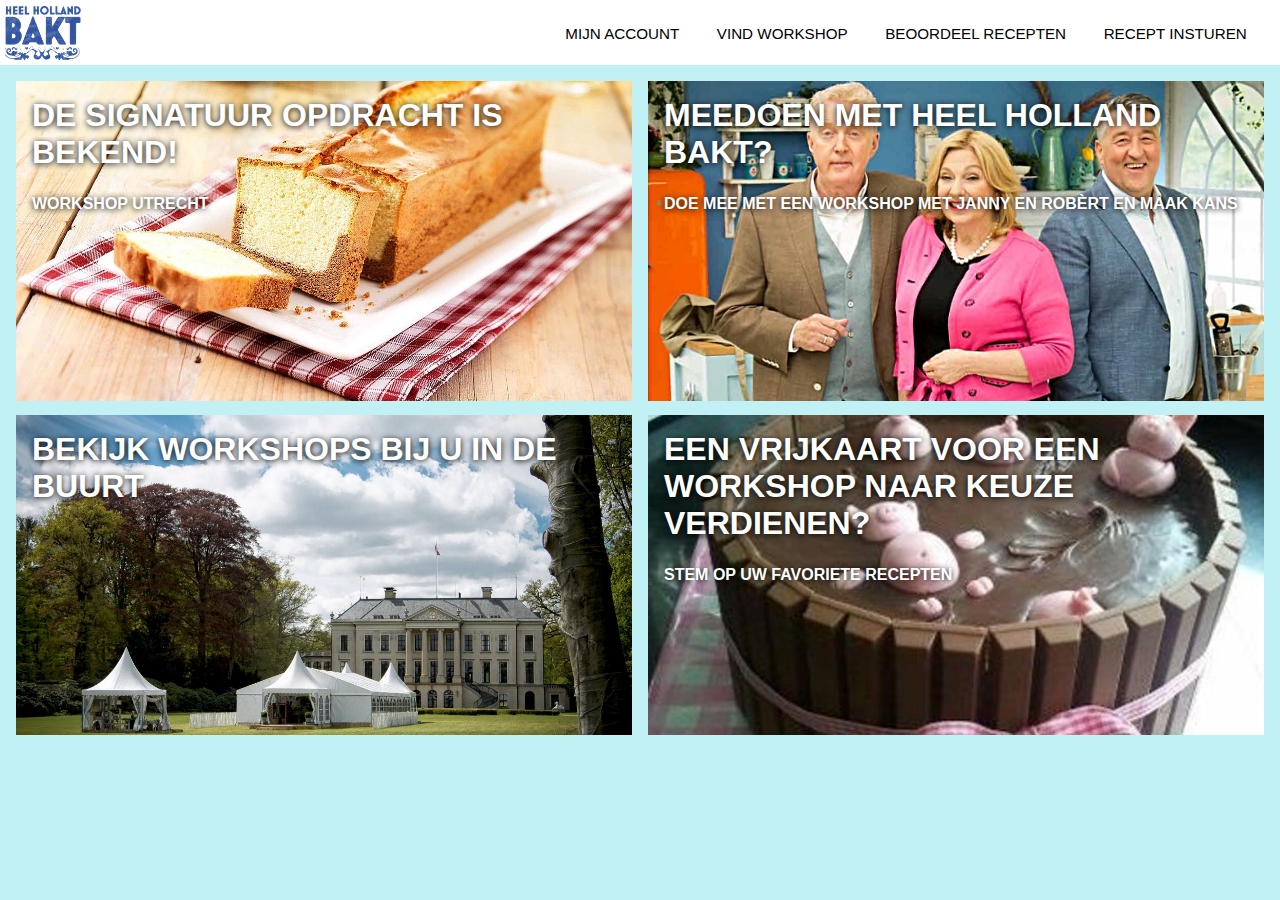
<file: html/index.html>
<!DOCTYPE html>
<html lang="nl">

<head>
    <meta charset="UTF-8">
    <meta name="viewport" content="width=device-width, initial-scale=1">
    <title>Home</title>
    <link rel="stylesheet" href="../css/stylesheet.css">
</head>

<body>
    <header>
        <nav>
            <a href="index.html"><img src="../images/hbo%20logo.png" alt="Heel Holland Bakt Logo" id="logo"></a>
            <div class="overlay"></div>
                <ul>
                    <li>
                        <a href="#">
                            <p>Mijn Account</p><img src="../images/Mijn%20account%20icon.png" alt="Mijn Account Icon"></a>
                    </li>
                    <li>
                        <a href="vindworkshops.html">
                            <p>Vind workshop</p><img src="../images/Vind%20workshops%20icon.png" alt="Vind Workshops Icon"></a>
                    </li>
                    <li>
                        <a href="#">
                            <p>Beoordeel recepten</p><img src="../images/Beoordeel%20recepten%20icon.png" alt="Beoordeel recepten icon"></a>
                    </li>
                    <li>
                        <a href="#">
                            <p>Recept insturen</p><img src="../images/Recepten%20insturen%20icon.png" alt="Recept insturen icon"></a>
                    </li>
                </ul>
        </nav>
        <button><img src="../images/floating%20button.png" alt="Floating button"></button>
    </header>
    <main class="homeSections">
        <a href="#">
            <section>
                <img src="../images/section-opdracht.jpg" alt="Cake afbeelding">
                <header>
                    <h1>De signatuur opdracht is bekend!</h1>
                    <p>Workshop Utrecht</p>
                </header>
            </section>
        </a>
        <a href="#">
            <section>
                <img src="../images/section-meedoen.png" alt="Juryleden afbeelding">
                <header>
                    <h1>Meedoen met Heel Holland Bakt?</h1>
                    <p>Doe mee met een workshop met Janny en Robèrt en maak kans</p>
                </header>
            </section>
        </a>
        <a href="vindworkshops.html">
            <section>
                <img src="../images/section-workshops.jpg" alt="Tent afbeelding">
                <header>
                    <h1>Bekijk workshops bij u in de buurt</h1>
                </header>
            </section>
        </a>
        <a href="#">
            <section>
                <img src="../images/section-recepten.jpg" alt="Taart afbeelding">
                <header>
                    <h1>Een vrijkaart voor een workshop naar keuze verdienen?</h1>
                    <p>Stem op uw favoriete recepten</p>
                </header>
            </section>
        </a>
    </main>
    <script src="../js/script.js"></script>
</body>

</html>
</file>
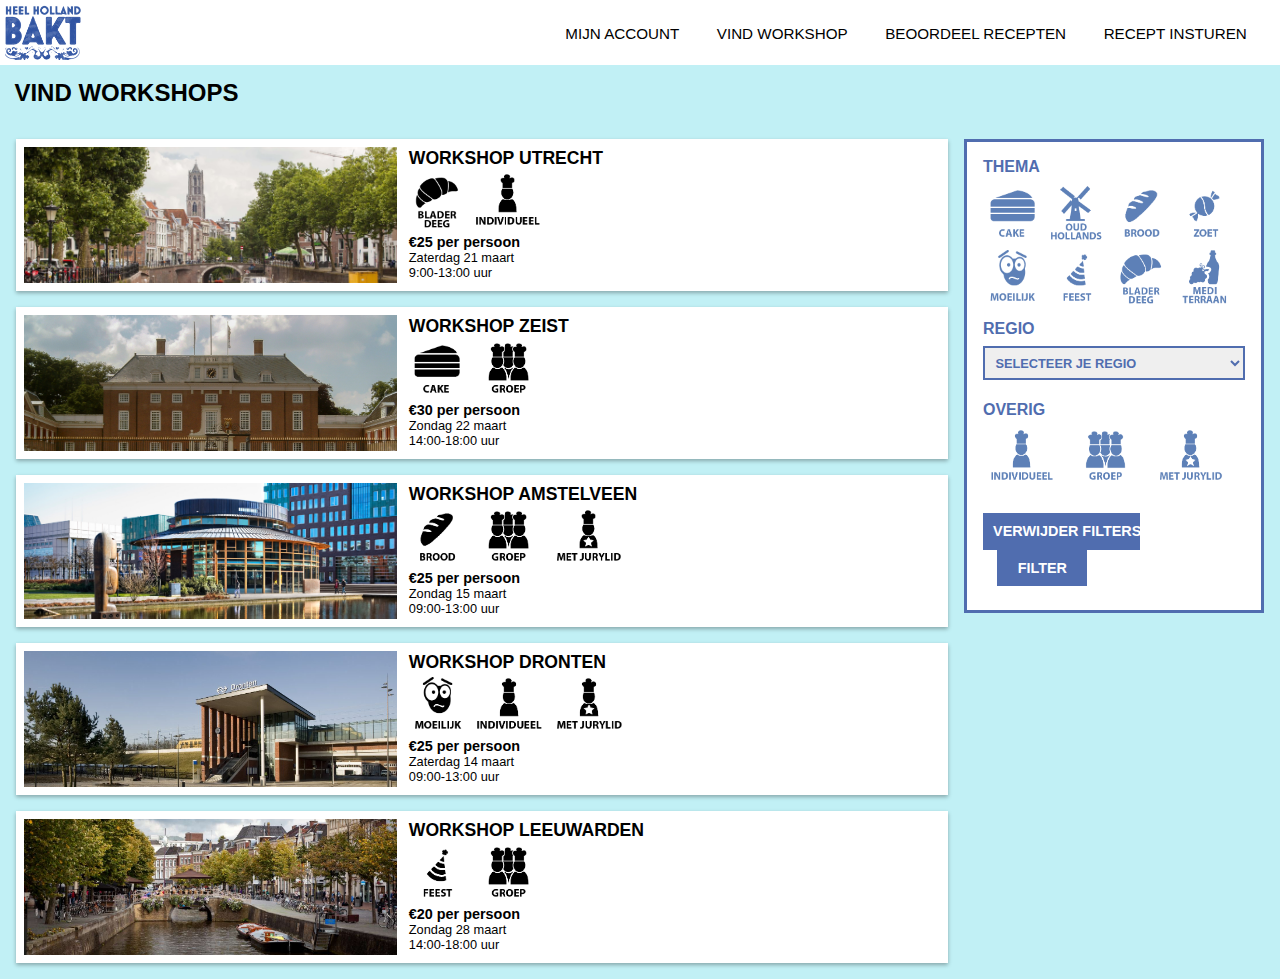
<file: html/vindworkshops.html>
<!DOCTYPE html>
<html lang="nl">

<head>
    <meta charset="UTF-8">
    <meta name="viewport" content="width=device-width, initial-scale=1">
    <title>Home</title>
    <link rel="stylesheet" href="../css/stylesheet.css">
</head>

<body>
    <header>
        <nav>
            <a href="index.html"><img src="../images/hbo%20logo.png" alt="Heel Holland Bakt Logo" id="logo"></a>
            <div class="overlay"></div>
                <ul>
                    <li>
                        <a href="#">
                            <p>Mijn Account</p><img src="../images/Mijn%20account%20icon.png" alt="Mijn Account Icon"></a>
                    </li>
                    <li>
                        <a href="vindworkshops.html">
                            <p>Vind workshop</p><img src="../images/Vind%20workshops%20icon.png" alt="Vind Workshops Icon"></a>
                    </li>
                    <li>
                        <a href="#">
                            <p>Beoordeel recepten</p><img src="../images/Beoordeel%20recepten%20icon.png" alt="Beoordeel recepten icon"></a>
                    </li>
                    <li>
                        <a href="#">
                            <p>Recept insturen</p><img src="../images/Recepten%20insturen%20icon.png" alt="Recept insturen icon"></a>
                    </li>
                </ul>
        </nav>
        <button><img src="../images/floating%20button.png" alt="Floating button"></button>
    </header>
    <main class="searchArticles">
        <button>Filteren</button>
        <h1>Vind workshops</h1>
        <aside>
            <form>
                <fieldset>
                    <legend>Thema</legend>
                    <input type="radio" name="Theme" id="checkCake">
                    <label for="checkCake" id="cake"></label>
                    <input type="radio" name="Theme" id="checkOudHollands">
                    <label for="checkOudHollands" id="oudhollands"></label>
                    <input type="radio" name="Theme" id="checkBrood">
                    <label for="checkBrood" id="brood"></label>
                    <input type="radio" name="Theme" id="checkZoet">
                    <label for="checkZoet" id="zoet"></label>
                    <input type="radio" name="Theme" id="checkMoeilijk">
                    <label for="checkMoeilijk" id="moeilijk"></label>
                    <input type="radio" name="Theme" id="checkFeest">
                    <label for="checkFeest" id="feest"></label>
                    <input type="radio" name="Theme" id="checkBladerdeeg">
                    <label for="checkBladerdeeg" id="bladerdeeg"></label>
                    <input type="radio" name="Theme" id="checkMediterraan">
                    <label for="checkMediterraan" id="mediterraan"></label>
                </fieldset>
                <fieldset>
                    <legend>Regio</legend>
                    <select>
                       <option value="" disabled selected>Selecteer je regio</option>
                       <option value="1">Drenthe</option>
                       <option value="2">Flevoland</option>
                       <option value="3">Friesland</option>
                       <option value="4">Gelderland</option>
                       <option value="5">Groningen</option>
                       <option value="6">Limburg</option>
                       <option value="7">Noord-Brabant</option>
                       <option value="8">Noord-Holland</option>
                       <option value="9">Overijssel</option>
                       <option value="10">Utrecht</option>
                       <option value="11">Zeeland</option>
                       <option value="12">Zuid-Holland</option>
                    </select>
                </fieldset>
                <fieldset>
                    <legend>Overig</legend>
                    <input type="radio" name="Detail" id="checkIndividueel">
                    <label for="checkIndividueel" id="individueel"></label>
                    <input type="radio" name="Detail" id="checkGroep">
                    <label for="checkGroep" id="groep"></label>
                    <input type="radio" name="Detail" id="checkJury">
                    <label for="checkJury" id="jury"></label>
                </fieldset>
                <fieldset>
                <input type="reset" value="Verwijder filters">
                <button>Filter</button>
                </fieldset>
            </form>
        </aside>
        <div id="articlecontainer">
        <a href="#">
            <article>
                <img src="../images/workshop-utrecht.jpg" alt="Workshop Utrecht">
                <header>
                    <h1>Workshop Utrecht</h1>
                    <img src="../images/icons/bladerdeeg.png">
                    <img src="../images/icons/individueel.png">
                    <h2>&euro;25 per persoon </h2>
                    <p>Zaterdag 21 maart
                    <br/>
                    9:00-13:00 uur</p>
                </header>
            </article>
        </a>
        <a href="#">
            <article>
                <img src="../images/workshop-zeist.jpg" alt="Workshop Zeist">
                <header>
                    <h1>Workshop Zeist</h1>
                    <img src="../images/icons/cake.png">
                    <img src="../images/icons/groep.png">
                    <h2>&euro;30 per persoon </h2>
                    <p>Zondag 22 maart
                    <br/>
                    14:00-18:00 uur</p>
                </header>
            </article>
        </a>
        <a href="workshopamstelveen.html">
            <article>
                <img src="../images/workshop-amstelveen.jpg" alt="Workshop Amstelveen">
                <header>
                    <h1>Workshop Amstelveen</h1>
                    <img src="../images/icons/brood.png">
                    <img src="../images/icons/groep.png">
                    <img src="../images/icons/metjurylid.png">
                    <h2>&euro;25 per persoon </h2>
                    <p>Zondag 15 maart
                    <br/>
                    09:00-13:00 uur</p>
                </header>
            </article>
        </a>
        <a href="#">
            <article>
                <img src="../images/workshop-dronten.jpg" alt="Workshop Dronten">
                <header>
                    <h1>Workshop Dronten</h1>
                    <img src="../images/icons/moeilijk.png">
                    <img src="../images/icons/individueel.png">
                    <img src="../images/icons/metjurylid.png">
                    <h2>&euro;25 per persoon </h2>
                    <p>Zaterdag 14 maart
                    <br/>
                    09:00-13:00 uur</p>
                </header>
            </article>
        </a>
        <a href="#">
            <article>
                <img src="../images/workshop-leeuwarden.jpeg" alt="Workshop Leeuwarden">
                <header>
                    <h1>Workshop Leeuwarden</h1>
                    <img src="../images/icons/feest.png">
                    <img src="../images/icons/GROEP.png">
                    <h2>&euro;20 per persoon </h2>
                    <p>Zondag 28 maart
                    <br/>
                    14:00-18:00 uur</p>
                </header>
            </article>
        </a>
            </div>
    </main>
    <script src="../js/script.js"></script>
</body>

</html>
</file>
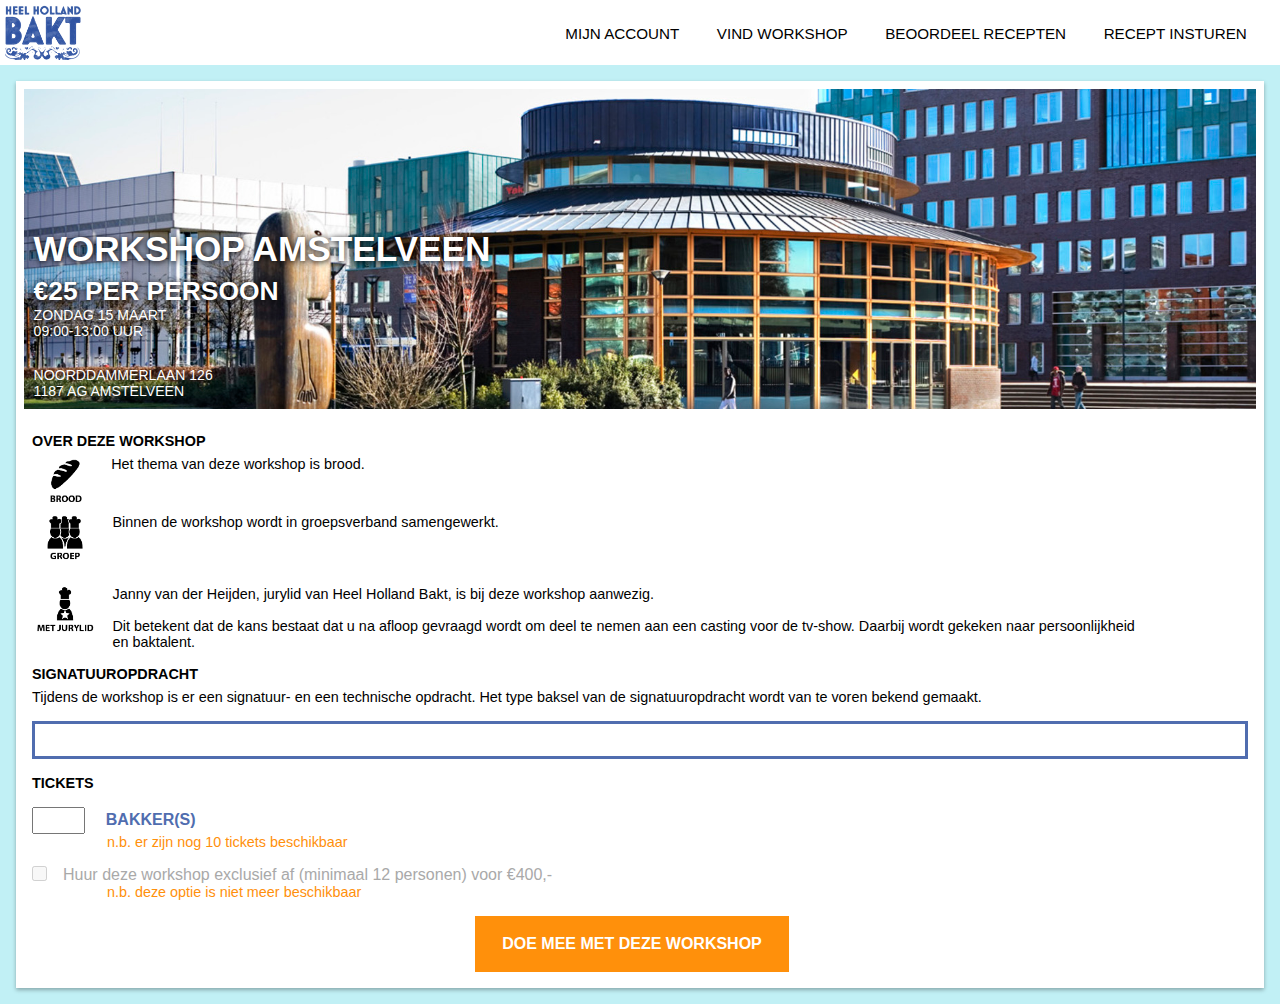
<file: html/workshopamstelveen.html>
<!DOCTYPE html>
<html lang="nl">

<head>
    <meta charset="UTF-8">
    <meta name="viewport" content="width=device-width, initial-scale=1">
    <title>Home</title>
    <link rel="stylesheet" href="../css/stylesheet.css">
</head>

<body>
    <header>
        <nav>
            <a href="index.html"><img src="../images/hbo%20logo.png" alt="Heel Holland Bakt Logo" id="logo"></a>
            <div class="overlay"></div>
                <ul>
                    <li>
                        <a href="#">
                            <p>Mijn Account</p><img src="../images/Mijn%20account%20icon.png" alt="Mijn Account Icon"></a>
                    </li>
                    <li>
                        <a href="vindworkshops.html">
                            <p>Vind workshop</p><img src="../images/Vind%20workshops%20icon.png" alt="Vind Workshops Icon"></a>
                    </li>
                    <li>
                        <a href="#">
                            <p>Beoordeel recepten</p><img src="../images/Beoordeel%20recepten%20icon.png" alt="Beoordeel recepten icon"></a>
                    </li>
                    <li>
                        <a href="#">
                            <p>Recept insturen</p><img src="../images/Recepten%20insturen%20icon.png" alt="Recept insturen icon"></a>
                    </li>
                </ul>
        </nav>
        <button><img src="../images/floating%20button.png" alt="Floating button"></button>
    </header>
    <main>
        <article>
            <img src="../images/workshop-amstelveen.jpg">
            <header>
                    <h1>Workshop Amstelveen</h1>
                    <h2>&euro;25 per persoon </h2>
                    <p>Zondag 15 maart
                    <br/>
                    09:00-13:00 uur</p>
                    <p>Noorddammerlaan 126
                    <br/>
                    1187 AG Amstelveen</p>
                </header>
            <section>
                <h2>Over deze workshop</h2>
                <p><img src="../images/icons/brood.png">Het thema van deze workshop is brood.</p>
                <p><img src="../images/icons/groep.png">Binnen de workshop wordt in groepsverband samengewerkt.</p>
                <p><img src="../images/icons/metjurylid.png">Janny van der Heijden, jurylid van Heel Holland Bakt, is bij deze workshop aanwezig.<br/><br/>
                Dit betekent dat de kans bestaat dat u na afloop gevraagd wordt om deel te nemen aan een casting voor de tv-show. Daarbij wordt gekeken naar persoonlijkheid en baktalent.</p>
            </section>
            <section>
                <h2>Signatuuropdracht</h2>
                <p>Tijdens de workshop is er een signatuur- en een technische opdracht. Het type baksel van de signatuuropdracht wordt van te voren bekend gemaakt. </p>
                <p id="timer"></p>
            </section>
            <section>
                <h2>Tickets</h2>
                <form>
                    <fieldset>
                        <input type="number" id="tickets" name="tickets"
                        min="1" max="10">
                        <label for="tickets">Bakker(s)</label>
                    </fieldset>
                    <fieldset>
                        <input type="checkbox" id="afhuren" name="afhuren" disabled="disabled">
                        <label for="afhuren">Huur deze workshop exclusief af (minimaal 12 personen) voor &euro;400,-</label>
                    </fieldset>
                        <button type="button">Doe mee met deze workshop</button>
                </form>
            </section>
        </article>
    </main>

    <script src="../js/script.js"></script>
</body>
</html>
</file>
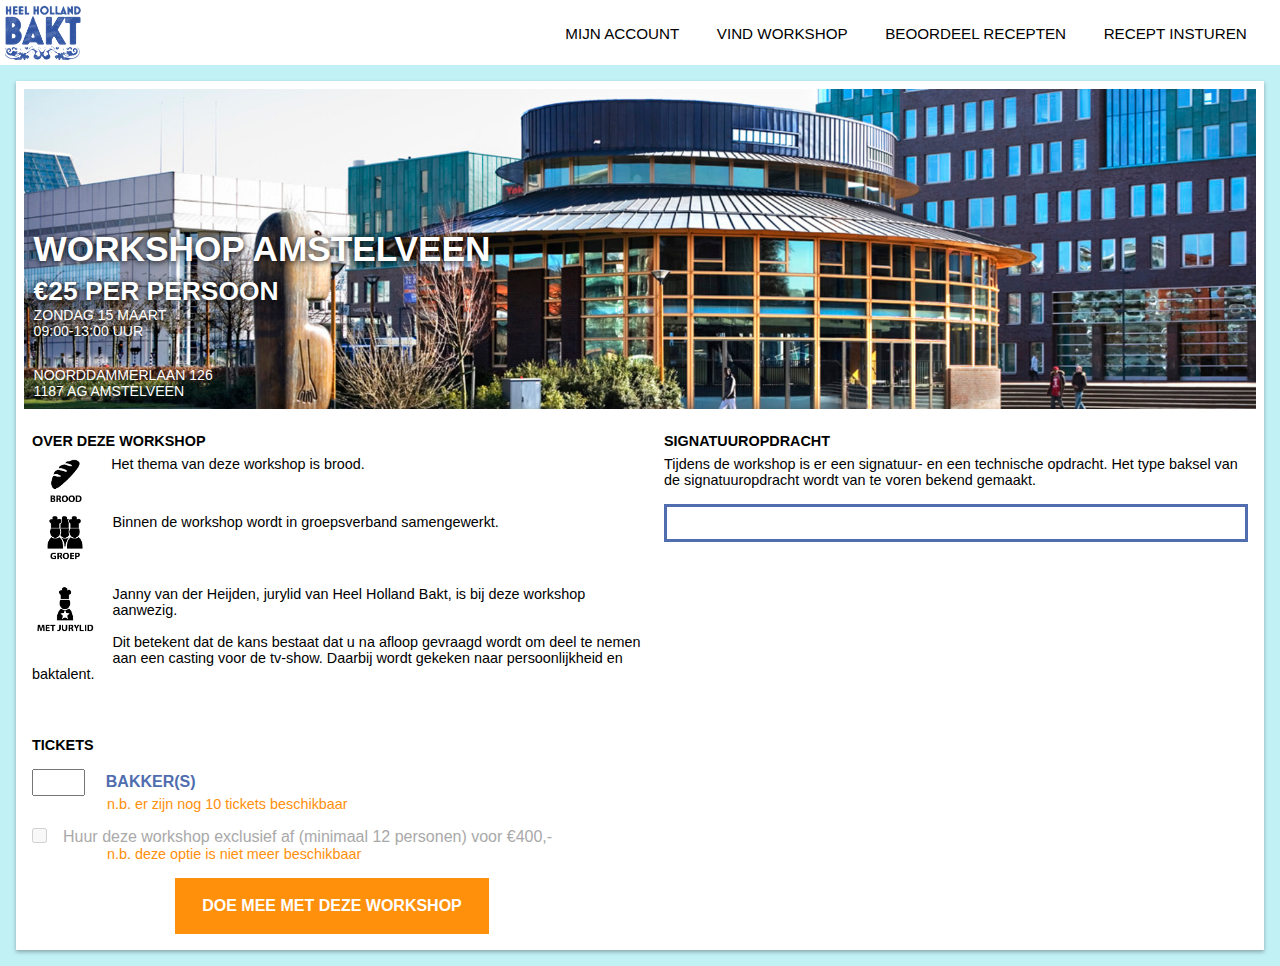
<file: Eindopdracht/html/workshopamstelveen.html>
<!DOCTYPE html>
<html lang="nl">

<head>
    <meta charset="UTF-8">
    <meta name="viewport" content="width=device-width, initial-scale=1">
    <title>Home</title>
    <link rel="stylesheet" href="../css/stylesheet.css">
</head>

<body>
    <header>
        <nav>
            <a href="index.html"><img src="../images/hbo%20logo.png" alt="Heel Holland Bakt Logo" id="logo"></a>
            <div class="overlay"></div>
            <ul>
                <li>
                    <a href="#">
                        <p>Mijn Account</p><img src="../images/Mijn%20account%20icon.png" alt="Mijn Account Icon"></a>
                </li>
                <li>
                    <a href="vindworkshops.html">
                        <p>Vind workshop</p><img src="../images/Vind%20workshops%20icon.png" alt="Vind Workshops Icon"></a>
                </li>
                <li>
                    <a href="#">
                        <p>Beoordeel recepten</p><img src="../images/Beoordeel%20recepten%20icon.png" alt="Beoordeel recepten icon"></a>
                </li>
                <li>
                    <a href="#">
                        <p>Recept insturen</p><img src="../images/Recepten%20insturen%20icon.png" alt="Recept insturen icon"></a>
                </li>
            </ul>
        </nav>
        <button><img src="../images/floating%20button.png" alt="Floating button"></button>
    </header>
    <main>
        <article>
            <img src="../images/workshop-amstelveen.jpg">
            <header>
                <h1>Workshop Amstelveen</h1>
                <h2>&euro;25 per persoon </h2>
                <p>Zondag 15 maart
                    <br/> 09:00-13:00 uur</p>
                <p>Noorddammerlaan 126
                    <br/> 1187 AG Amstelveen</p>
            </header>
            <div class="workshopInfo">
                <section class="workshopSection1">
                    <h2>Over deze workshop</h2>
                    <p><img src="../images/icons/brood.png">Het thema van deze workshop is brood.</p>
                    <p><img src="../images/icons/groep.png">Binnen de workshop wordt in groepsverband samengewerkt.</p>
                    <p><img src="../images/icons/metjurylid.png">Janny van der Heijden, jurylid van Heel Holland Bakt, is bij deze workshop aanwezig.<br/><br/> Dit betekent dat de kans bestaat dat u na afloop gevraagd wordt om deel te nemen aan een casting voor de tv-show. Daarbij wordt gekeken naar persoonlijkheid en baktalent.</p>
                </section>
                <section class="workshopSection2">
                    <h2>Signatuuropdracht</h2>
                    <p>Tijdens de workshop is er een signatuur- en een technische opdracht. Het type baksel van de signatuuropdracht wordt van te voren bekend gemaakt. </p>
                    <p id="timer"></p>
                </section>
                <section class="workshopSection3">
                    <h2>Tickets</h2>
                    <form>
                        <fieldset>
                            <input type="number" id="tickets" name="tickets" min="1" max="10">
                            <label for="tickets">Bakker(s)</label>
                        </fieldset>
                        <fieldset>
                            <input type="checkbox" id="afhuren" name="afhuren" disabled="disabled">
                            <label for="afhuren">Huur deze workshop exclusief af (minimaal 12 personen) voor &euro;400,-</label>
                        </fieldset>
                        <button type="button">Doe mee met deze workshop</button>
                    </form>
                </section>
            </div>
        </article>
    </main>

    <script src="../js/script.js"></script>
</body>
</html>
</file>
<file: css/stylesheet.css>
/****************************************************************
***************************ALGEMEEN******************************
*****************************************************************/

* {
	box-sizing: border-box;
	margin: 0;
	padding: 0;
}

html {
	margin: 0;
}

body {
	margin: 0;
	background-color: #C1F0F5;
}

a {
	text-decoration: none;
	color: black;
}


/****************************************************************
***************************HOOFDMENU*****************************
*****************************************************************/

body>header {
	background-color: white;
}

header #logo {
	width: 12%;
	max-height: 55px;
	max-width: 76.3px;
	display: inline;
	margin: 0.3em 0.3em 0.1em 0.3em;
}

.overlay {
	transition: all .5s ease;
	position: fixed;
	left: 0;
	top: 0;
	background-color: rgba(0, 0, 0, 0.8);
	width: 100%;
	height: 100%;
	z-index: 100;
	opacity: 0;
	visibility: hidden;
}


/* Overlay: Dit is de donkere overlay die ervoor zorgt dat de achtergrond donker wordt. */

header nav ul {
	opacity: 0;
	text-align: right;
	margin: 0 0.7em 0 0;
	position: fixed;
	bottom: -5em;
	right: 0;
	z-index: 100;
	transition: all 0.5s ease;
}

header nav li {
	list-style-type: none;
}

header li a {
	color: white;
	text-transform: uppercase;
	font-size: 1em;
	font-family: "Myriad Pro", sans-serif;
	margin-bottom: 0.4em;
	text-decoration: none;
	display: flex;
	justify-content: flex-end;
}

header li img {
	width: 60px;
	display: inline;
}

header li p {
	display: inline;
	padding: 20px 0.5em 0 0.5em;
}

header button {
	text-align: right;
	position: fixed;
	bottom: 0;
	right: 0;
	z-index: 101;
	width: 80px;
	height: 80px;
	background: none;
	border: none;
}

header button img {
	transition: all .5s;
	width: 80px;
}


/******************MENU OPEN EN DICHT KLIKKEN*********************/

body.menuOpen {
	overflow: hidden;
}


/* Scrollbar verwijderen ziet er stom uit op pc, maar op de telefoon zie je het niet. */

body.menuOpen .overlay {
	visibility: visible;
	opacity: 1;
}

body.menuOpen button img {
	transform: rotate(45deg);
}


/* floating button draait als het menu open gaat */

body.menuOpen nav ul {
	bottom: 5em;
	opacity: 1;
}


/* nav ul = menu opties; verschuiven naar boven als het menu open gaat */


/****************************************************************
*****************MAIN SECTIONS OP DE HOOFDPAGINA*****************
*****************************************************************/

section {
	position: relative;
	margin: 1em 1em -0.1em 1em;
}

section img {
	object-fit: cover;
	width: 100%;
	height: 11em;
	margin-bottom: -6px;
}

section header {
	color: white;
	font-family: "Myriad Pro", sans-serif;
	text-transform: uppercase;
	font-size: 1.1em;
	font-weight: bold;
	text-shadow: 0px 1px 6px black;
	position: absolute;
	top: 0;
	left: 0;
	margin: 1em;
}

section header h1 {
	margin: 0;
	padding: 0;
}

section p {
	margin-top: 1.5em;
}


/****************************************************************
***************MAIN ARTICLES OP HET OVERZICHTSPAGINA*************
*****************************************************************/

main>h1 {
	font-family: "Myriad Pro", sans-serif;
	font-weight: bold;
	text-transform: uppercase;
	font-size: 1.5em;
	margin: 0.6em 0 0 0.6em;
	display: inline-block;
}

article {
	background-color: white;
	margin: 1em;
	box-shadow: 0px 2px 4px rgba(0, 0, 0, 0.3);
}

main.searchArticles article>img,
article>img {
	margin: 0.5em;
	object-fit: cover;
	width: 40%;
	height: 8.5em;
	display: inline-block;
	vertical-align: top;
}

article header,
main.searchArticles article header {
	display: inline-block;
	font-family: "Myriad Pro", sans-serif;
	font-weight: bold;
}

main.searchArticles article header h1 {
	transition: 1s;
	margin: 0.5em 0 0.2em 0;
	font-size: 0.9em;
	text-transform: none;
	text-transform: uppercase;
}

article header img {
	transition: 1s;
	object-fit: cover;
	width: auto;
	height: 2.9em;
}

article header h2 {
	font-family: "Myriad Pro", sans-serif;
	font-size: 0.9em;
}

article header p:first-of-type {
	transition: 1s;
	margin: 1em 0 0 0;
	font-family: sans-serif;
	font-weight: normal;
	font-size: 0.8em;
}


/****************************************************************
***************ASIDE FILTER OP HET OVERZICHTSPAGINA**************
*****************************************************************/

main button:first-child {
	transition: all 0.5s ease;
	background-color: #506DAF;
	color: white;
	border: 3px solid #506DAF;
	font-size: 1em;
	font-family: "Myriad Pro", sans-serif;
	font-weight: bold;
	text-transform: uppercase;
	padding: 0.4em 1.5em 0.2em 1.5em;
	display: inline-block;
	position: absolute;
	right: 0;
	margin: 0.7em 1em;
}

main aside form {
	visibility: hidden;
	transition: all 0.5s ease;
	opacity: 0;
	position: absolute;
	right: 0;
	background-color: white;
	padding: 1em;
	border: 3px solid #506DAF;
	margin: 1em 1em 0 0;
	max-width: 300px;
}

fieldset {
	color: #506DAF;
	border: none;
	font-size: 1em;
	font-family: "Myriad Pro", sans-serif;
	font-weight: bold;
	text-transform: uppercase;
	margin-bottom: 0.5em;
}

legend {
	margin-bottom: 0.5em;
}


/****************FILTER OPEN EN DICHT KLIKKEN*********************/

body.filterOpen main button {
	background-color: white;
	color: #506DAF;
	border: 3px solid #506DAF;
}

body.filterOpen form {
	visibility: visible;
	opacity: 1;
	top: auto;
	right: 0;
	margin;
	1em 1em 0 0;
}


/************************FIELDSET THEMA***************************/

input[type='radio'] {
	display: none;
}

fieldset:first-child input[type='radio']+label {
	border: 2px solid white;
	display: inline-block;
	width: 60px;
	height: 60px;
	background-size: contain;
}

fieldset input[type='radio']:hover+label {
	border: 2px solid #ff900b;
	border-radius: 5px;
}

#cake {
	background-image: url("../images/unchecked-icons/cake.png");
}

#oudhollands {
	background-image: url("../images/unchecked-icons/oudhollands.png");
}

#brood {
	background-image: url("../images/unchecked-icons/brood.png");
}

#zoet {
	background-image: url("../images/unchecked-icons/zoet.png");
}

#moeilijk {
	background-image: url("../images/unchecked-icons/moeilijk.png");
}

#feest {
	background-image: url(../images/unchecked-icons/feest.png);
}

#bladerdeeg {
	background-image: url(../images/unchecked-icons/bladerdeeg.png);
}

#mediterraan {
	background-image: url(../images/unchecked-icons/mediterraan.png);
}

input[type='radio']:checked+#cake {
	background-image: url("../images/checked-icons/cake.png");
}

input[type='radio']:checked+#oudhollands {
	background-image: url("../images/checked-icons/oudhollands.png");
}

input[type='radio']:checked+#brood {
	background-image: url("../images/checked-icons/brood.png");
}

input[type='radio']:checked+#zoet {
	background-image: url("../images/checked-icons/zoet.png");
}

input[type='radio']:checked+#moeilijk {
	background-image: url("../images/checked-icons/moeilijk.png");
}

input[type='radio']:checked+#feest {
	background-image: url("../images/checked-icons/feest.png");
}

input[type='radio']:checked+#bladerdeeg {
	background-image: url("../images/checked-icons/bladerdeeg.png");
}

input[type='radio']:checked+#mediterraan {
	background-image: url("../images/checked-icons/mediterraan.png");
}


/************************FIELDSET REGIO***************************/

select {
	border: 2px solid #506DAF;
	padding: 0.5em;
	width: 100%;
	font-size: 0.8em;
	font-family: "Myriad Pro", sans-serif;
	font-weight: bold;
	text-transform: uppercase;
	color: #506DAF;
	margin-bottom: 1em;
}

option {
	font-size: 1em;
	font-family: "Myriad Pro", sans-serif;
	font-weight: bold;
	text-transform: uppercase;
}


/***********************FIELDSET OVERIG***************************/

input[type='radio']+label {
	border: 2px solid white;
	display: inline-block;
	width: 80px;
	height: 60px;
	background-size: contain;
}

#individueel {
	background-image: url("../images/unchecked-icons/individueel.png");
}

#groep {
	background-image: url("../images/unchecked-icons/groep.png");
}

#jury {
	background-image: url("../images/unchecked-icons/metjurylid.png");
}

input[type='radio']:checked+#individueel {
	background-image: url("../images/checked-icons/individueel_1.png");
}

input[type='radio']:checked+#groep {
	background-image: url("../images/checked-icons/groep.png");
}

input[type='radio']:checked+#jury {
	background-image: url("../images/checked-icons/metjurylid_1.png");
}


/********************ASIDE FORMULIER KNOPPEN**********************/

input[type='reset'] {
	display: inline;
	border: none;
	width: 60%;
	font-size: 0.9em;
	font-family: "Myriad Pro", sans-serif;
	font-weight: bold;
	text-transform: uppercase;
	color: white;
	padding: 0.7em;
	margin-top: 1em;
	background-color: #506DAF;
}

fieldset button {
	background-color: #506DAF;
	color: white;
	border: 3px solid #506DAF;
	font-size: 0.9em;
	font-family: "Myriad Pro", sans-serif;
	font-weight: bold;
	text-transform: uppercase;
	padding: 0.5em 1.2em 0.5em 1.2em;
	display: inline-block;
	margin-left: 1em;
}


/****************************************************************
*****************MAIN ARTICLES OP HET DETAILPAGINA***************
*****************************************************************/

article header h1 {
	margin: 0.5em 0 0.2em 0;
	font-size: 0.9em;
	text-transform: none;
	text-transform: uppercase;
}

article section h2 {
	font-family: "Myriad Pro", sans-serif;
	font-weight: bold;
	text-transform: uppercase;
	margin-bottom: 0.5em;
	font-size: 0.9em;
	text-transform: none;
	text-transform: uppercase;
}

article header p {
	margin-top: 2em;
	font-family: sans-serif;
	font-weight: normal;
	font-size: 0.8em;
}

article section p {
	font-size: 0.9em;
	margin: 0;
	font-family: sans-serif;
}

article section:first-of-type p img {
	width: auto;
	height: 3.5em;
	float: left;
	display: block;
	margin: 0 1em 1em 0;
}

article section:first-of-type p:first-of-type img {
	margin: 0 1.4em 0 0.6em;
}

article section:first-of-type p {
	display: block;
	font-family: sans-serif;
	clear: both;
	display: table;
	margin-bottom: 0.5em;
}


/* Float:left (bij de icons) werkte alleen op deze manier door de p aan te passen aan de img door clear:both; en display: table; te gebruiken. Hierbij had ik gelijk het effect dat ik wilde.
Oplossing kwam van: https://www.w3schools.com/howto/howto_css_clearfix.asp */

article section:first-of-type p:last-of-type img {
	margin-bottom: 7em;
}

#timer {
	background-color: white;
	color: #506DAF;
	border: 3px solid #506DAF;
	font-size: 1em;
	font-family: "Myriad Pro", sans-serif;
	font-weight: bold;
	text-transform: uppercase;
	text-align: center;
	padding: 1em 1.5em;
	margin: 1em 0;
}


/* Hierbij een id gebruikt omdat de bron waar ik de javascript code voor deze timer had gebruikt ook een id gebruikte */

main article section form {
	padding: 0em 0em 1em 0em;
	margin: 1em 1em 0 0;
}

main article section form label {
	color: #506DAF;
	margin-left: 1em;
}

main article section form fieldset {
	margin-bottom: 1em;
}

input[type="number"] {
	width: 4em;
	height: 2em;
}

input[type="number"]+label::after {
	content: 'n.b. er zijn nog 10 tickets beschikbaar';
	font-family: sans-serif;
	text-transform: none;
	font-weight: normal;
	color: #FF900B;
	font-size: 0.9em;
	display: block;
	margin-left: 5.2em;
}

input[type="checkbox"] {
	width: 15px;
	height: 15px;
	float: left;
}

input[type="checkbox"]+label {
	color: black;
	text-transform: none;
	font-family: sans-serif;
	font-weight: normal;
}

input:disabled[type="checkbox"]+label {
	color: darkgrey;
}

input:disabled[type="checkbox"]+label::after {
	content: 'n.b. deze optie is niet meer beschikbaar';
	color: #FF900B;
	font-size: 0.9em;
	display: block;
	margin-left: 5.2em;
}


/* Ik heb in de HTML hem zelf op 'disabled' gezet om het ::after pseudoelement te laten zien */

main article section form button {
	background-color: #FF900B;
	color: white;
	border: 3px solid #FF900B;
	font-size: 1em;
	font-family: "Myriad Pro", sans-serif;
	font-weight: bold;
	text-transform: uppercase;
	padding: 1em 1.5em;
	text-align: center;
	display: block;
	margin: 0 auto;
}


/****************************************************************
*************************RESPONSIVE 600px************************
*****************************************************************/

@media screen and (min-width: 600px) {
	
    /*************************HOOFDMENU***************************/
	
    body.menuOpen {
		overflow: auto;
	}
    
	.overlay {
		background-color: rgba(0, 0, 0, 0);
		opacity: 1;
	}
    
	header {
		height: 65px;
	}
    
	header nav ul {
		position: absolute;
		top: 0;
		opacity: 1;
		visibility: visible;
		flex-direction: row;
		display: flex;
		justify-content: flex-end;
		height: 3em;
	}
    
	header nav li {
		margin-right: 0.4em;
	}
    
	#logo {
		float: left;
	}
    
	header li a {
		color: black;
		padding: 0.5em;
		margin: 17px 0;
	}
    
	header li a:hover {
		color: white;
		background-color: #4369a4;
	}
    
	header li:first-child a:hover {
		background-color: #FF900B;
	}
    
	header li img {
		display: none;
	}
    
	header li p {
		text-align: center;
		padding-top: 0;
		font-size: 1.9vw;
	}
    
	header button img {
		display: none;
	}
    
	/**************MAIN SECTIONS OP DE HOOFDPAGINA****************/
	
    section {
		margin-bottom: -0.1em;
	}
    
	section:last-child {
		margin-bottom: 1em;
	}
    
	section img {
		height: 12em;
	}
    
	main a {
		font-size: 1em;
	}
    
	/***********MAIN ARCTICLES OP HET OVERZICHTSPAGINA************/
	
    main.searchArticles article header h1 {
		transition: 1s;
		font-size: 1.1em;
	}
    
	article img {
		height: 10em;
	}
	
    article header p:first-of-type {
		transition: 1s;
		margin: 0;
	}
	
    article header img {
		transition: 1s;
		width: auto;
		height: 3.6em;
	}
	
    body.filterOpen form {
		visibility: visible;
		opacity: 1;
		top: auto;
		right: 0;
		margin: 1em 1em 0 0;
	}
	
    /***********MAIN ARCTICLES OP HET DETAILSPAGINA************/
	
    article header h1 {
		font-size: 1.2em;
	}
	
    article section:first-of-type p:last-of-type img {
		margin-bottom: 3em;
	}
}


/****************************************************************
*************************RESPONSIVE 800px************************
*****************************************************************/

@media screen and (min-width: 800px) {
	
    /*************************HOOFDMENU***************************/
	
    header li p {
		font-size: 15.2px;
	}
	
    /**************MAIN SECTIONS OP DE HOOFDPAGINA****************/
	
    main.homeSections {
		display: grid;
		grid-template-columns: 1fr 1fr;
		grid-gap: 1em;
		margin: 1em;
	}
    
	section {
		margin: 0 0 -0.1em 0;
	}
    
	section:last-child {
		margin-bottom: 0;
	}
    
	section img {
		height: 20em;
		max-height: 100vh;
	}
    
	section header {
		font-size: 1em;
	}
	
    /***********MAIN ARCTICLES OP HET OVERZICHTSPAGINA************/
	
    main.searchArticles {
		display: grid;
		grid-template-areas: "header header" "content side";
		grid-template-columns: 1fr 300px;
		grid-gap: 1em;
	}
    
	main.searchArticles h1 {
		grid-area: header;
	}
    
	main.searchArticles a {
		grid-area: content;
	}
    
	main.searchArticles article>img {
		padding: 0em;
	}
    
	/* Ook een class moeten geven zodat de main niet aangetast wordt op de andere pagina's */
    
	/* Ik heb een div om de articles moeten zetten om dit goed te laten werken want anders overlapten de articles elkaar */
    
	/***************FILTER OP HET OVERZICHTSPAGINA****************/
    
	main.searchArticles aside {
		grid-area: side;
	}
    
	main.searchArticles button:first-child {
		visibility: hidden;
	}
    
	main.searchArticles aside form {
		visibility: visible;
		opacity: 1;
	}
    
	/***************MAIN ARTICLE OP HET DETAILPAGINA****************/
	
    article>img {
		object-fit: cover;
		width: 100%;
		padding-right: 1em;
		height: 20em;
		object-position: top;
		object-position: 0px 30%;
	}
    
	main>article header {
		width: 96%;
		padding: 1em;
		position: absolute;
		top: 11em;
		color: white;
		font-family: "Myriad Pro", sans-serif;
		text-transform: uppercase;
		font-size: 1.1em;
	}
    
	main>article header h1 {
		text-shadow: 0px 1px 6px black;
		font-size: 2em;
	}
    
	main>article header h2 {
		text-shadow: 0px 1px 6px black;
		font-size: 1.5em;
	}
    
	main>article header p:first-of-type {
		transition: 0s;
	}
    
	main>article section {
		margin: 1em;
	}
    
	main>article section:first-of-type p:last-of-type img {
		margin-bottom: 0em;
	}
}
</file>
<file: Eindopdracht/css/stylesheet.css>
/****************************************************************
***************************ALGEMEEN******************************
*****************************************************************/

* {
    box-sizing: border-box;
    margin: 0;
    padding: 0;
}

html {
    margin: 0;
}

body {
    margin: 0;
    background-color: #C1F0F5;
}

a {
    text-decoration: none;
    color: black;
}


/****************************************************************
***************************HOOFDMENU*****************************
*****************************************************************/

body > header {
    background-color: white;
}

header #logo {
    width: 12%;
    max-height: 55px;
    max-width: 76.3px;
    display: inline;
    margin: 0.3em 0.3em 0.1em 0.3em;
}

.overlay {
    transition: all .5s ease;
    position: fixed;
    left: 0;
    top: 0;
    background-color: rgba(0, 0, 0, 0.8);
    width: 100%;
    height: 100%;
    z-index: 100;
    opacity: 0;
    visibility: hidden;
}


/* Overlay: Dit is de donkere overlay die ervoor zorgt dat de achtergrond donker wordt. */

header nav ul {
    opacity: 0;
    text-align: right;
    margin: 0 0.7em 0 0;
    position: fixed;
    bottom: -5em;
    right: 0;
    z-index: 100;
    transition: all 0.5s ease;
}

header nav li {
    list-style-type: none;
}

header li a {
    color: white;
    text-transform: uppercase;
    font-size: 1em;
    font-family: "Myriad Pro", sans-serif;
    margin-bottom: 0.4em;
    text-decoration: none;
    display: flex;
    justify-content: flex-end;
}

header li img {
    width: 60px;
    display: inline;
}

header li p {
    display: inline;
    padding: 20px 0.5em 0 0.5em;
}

header button {
    text-align: right;
    position: fixed;
    bottom: 0;
    right: 0;
    z-index: 101;
    width: 80px;
    height: 80px;
    background: none;
    border: none;
}

header button img {
    transition: all .5s;
    width: 80px;
}


/******************MENU OPEN EN DICHT KLIKKEN*********************/

body.menuOpen {
    overflow: hidden;
}


/* Scrollbar verwijderen ziet er stom uit op pc, maar op de telefoon zie je het niet. */

body.menuOpen .overlay {
    visibility: visible;
    opacity: 1;
}

body.menuOpen button img {
    transform: rotate(45deg);
}


/* floating button draait als het menu open gaat */

body.menuOpen nav ul {
    bottom: 5em;
    opacity: 1;
}


/* nav ul = menu opties; verschuiven naar boven als het menu open gaat */

/****************************************************************
*****************MAIN SECTIONS OP DE HOOFDPAGINA*****************
*****************************************************************/

section {
    position: relative;
    margin: 1em 1em -0.1em 1em;
}

section img {
    object-fit: cover;
    width: 100%;
    height: 11em;
    margin-bottom: -6px;
}

section header {
    color: white;
    font-family: "Myriad Pro", sans-serif;
    text-transform: uppercase;
    font-size: 1.1em;
    font-weight: bold;
    text-shadow: 0px 1px 6px black;
    position: absolute;
    top: 0;
    left: 0;
    margin: 1em;
}

section header h1 {
    margin: 0;
    padding: 0;
}

section p {
    margin-top: 1.5em;
}


/****************************************************************
***************MAIN ARTICLES OP HET OVERZICHTSPAGINA*************
*****************************************************************/

main > h1 {
    font-family: "Myriad Pro", sans-serif;
    font-weight: bold;
    text-transform: uppercase;
    font-size: 1.5em;
    margin: 0.6em 0 0 0.6em;
    display: inline-block;
}

article {
    background-color: white;
    margin: 1em;
    box-shadow: 0px 2px 4px rgba(0, 0, 0, 0.3);
}

main.searchArticles article > img,
article > img {
    margin: 0.5em;
    object-fit: cover;
    width: 40%;
    height: 8.5em;
    display: inline-block;
    vertical-align: top;
}

article header,
main.searchArticles article header {
    display: inline-block;
    font-family: "Myriad Pro", sans-serif;
    font-weight: bold;
}

main.searchArticles article header h1 {
    transition: 1s;
    margin: 0.5em 0 0.2em 0;
    font-size: 0.9em;
    text-transform: none;
    text-transform: uppercase;
}

article header img {
    transition: 1s;
    object-fit: cover;
    width: auto;
    height: 2.9em;
}

article header h2 {
    font-family: "Myriad Pro", sans-serif;
    font-size: 0.9em;
}

article header p:first-of-type {
    transition: 1s;
    margin: 1em 0 0 0;
    font-family: sans-serif;
    font-weight: normal;
    font-size: 0.8em;
}


/****************************************************************
***************ASIDE FILTER OP HET OVERZICHTSPAGINA**************
*****************************************************************/

main button:first-child {
    transition: all 0.5s ease;
    background-color: #506DAF;
    color: white;
    border: 3px solid #506DAF;
    font-size: 1em;
    font-family: "Myriad Pro", sans-serif;
    font-weight: bold;
    text-transform: uppercase;
    padding: 0.4em 1.5em 0.2em 1.5em;
    display: inline-block;
    position: absolute;
    right: 0;
    margin: 0.7em 1em;
}

main aside form {
    visibility: hidden;
    transition: all 0.5s ease;
    opacity: 0;
    position: absolute;
    right: 0;
    background-color: white;
    padding: 1em;
    border: 3px solid #506DAF;
    margin: 1em 1em 0 0;
    max-width: 300px;
}

fieldset {
    color: #506DAF;
    border: none;
    font-size: 1em;
    font-family: "Myriad Pro", sans-serif;
    font-weight: bold;
    text-transform: uppercase;
    margin-bottom: 0.5em;
}

legend {
    margin-bottom: 0.5em;
}


/****************FILTER OPEN EN DICHT KLIKKEN*********************/

body.filterOpen main button {
    background-color: white;
    color: #506DAF;
    border: 3px solid #506DAF;
}

body.filterOpen form {
    visibility: visible;
    opacity: 1;
    top: auto;
    right: 0;
    margin;
    1em 1em 0 0;
}


/************************FIELDSET THEMA***************************/

input[type='radio'] {
    display: none;
}

fieldset:first-child input[type='radio'] + label {
    border: 2px solid white;
    display: inline-block;
    width: 60px;
    height: 60px;
    background-size: contain;
}

fieldset input[type='radio']:hover + label {
    border: 2px solid #ff900b;
    border-radius: 5px;
}

#cake {
    background-image: url("../images/unchecked-icons/cake.png");
}

#oudhollands {
    background-image: url("../images/unchecked-icons/oudhollands.png");
}

#brood {
    background-image: url("../images/unchecked-icons/brood.png");
}

#zoet {
    background-image: url("../images/unchecked-icons/zoet.png");
}

#moeilijk {
    background-image: url("../images/unchecked-icons/moeilijk.png");
}

#feest {
    background-image: url(../images/unchecked-icons/feest.png);
}

#bladerdeeg {
    background-image: url(../images/unchecked-icons/bladerdeeg.png);
}

#mediterraan {
    background-image: url(../images/unchecked-icons/mediterraan.png);
}

input[type='radio']:checked + #cake {
    background-image: url("../images/checked-icons/cake.png");
}

input[type='radio']:checked + #oudhollands {
    background-image: url("../images/checked-icons/oudhollands.png");
}

input[type='radio']:checked + #brood {
    background-image: url("../images/checked-icons/brood.png");
}

input[type='radio']:checked + #zoet {
    background-image: url("../images/checked-icons/zoet.png");
}

input[type='radio']:checked + #moeilijk {
    background-image: url("../images/checked-icons/moeilijk.png");
}

input[type='radio']:checked + #feest {
    background-image: url("../images/checked-icons/feest.png");
}

input[type='radio']:checked + #bladerdeeg {
    background-image: url("../images/checked-icons/bladerdeeg.png");
}

input[type='radio']:checked + #mediterraan {
    background-image: url("../images/checked-icons/mediterraan.png");
}


/************************FIELDSET REGIO***************************/

select {
    border: 2px solid #506DAF;
    padding: 0.5em;
    width: 100%;
    font-size: 0.8em;
    font-family: "Myriad Pro", sans-serif;
    font-weight: bold;
    text-transform: uppercase;
    color: #506DAF;
    margin-bottom: 1em;
}

option {
    font-size: 1em;
    font-family: "Myriad Pro", sans-serif;
    font-weight: bold;
    text-transform: uppercase;
}


/***********************FIELDSET OVERIG***************************/

input[type='radio'] + label {
    border: 2px solid white;
    display: inline-block;
    width: 80px;
    height: 60px;
    background-size: contain;
}

#individueel {
    background-image: url("../images/unchecked-icons/individueel.png");
}

#groep {
    background-image: url("../images/unchecked-icons/groep.png");
}

#jury {
    background-image: url("../images/unchecked-icons/metjurylid.png");
}

input[type='radio']:checked + #individueel {
    background-image: url("../images/checked-icons/individueel_1.png");
}

input[type='radio']:checked + #groep {
    background-image: url("../images/checked-icons/groep.png");
}

input[type='radio']:checked + #jury {
    background-image: url("../images/checked-icons/metjurylid_1.png");
}


/********************ASIDE FORMULIER KNOPPEN**********************/

input[type='reset'] {
    display: inline;
    border: none;
    width: 60%;
    font-size: 0.9em;
    font-family: "Myriad Pro", sans-serif;
    font-weight: bold;
    text-transform: uppercase;
    color: white;
    padding: 0.7em;
    margin-top: 1em;
    background-color: #506DAF;
}

fieldset button {
    background-color: #506DAF;
    color: white;
    border: 3px solid #506DAF;
    font-size: 0.9em;
    font-family: "Myriad Pro", sans-serif;
    font-weight: bold;
    text-transform: uppercase;
    padding: 0.5em 1.2em 0.5em 1.2em;
    display: inline-block;
    margin-left: 1em;
}


/****************************************************************
*****************MAIN ARTICLES OP HET DETAILPAGINA***************
*****************************************************************/

article header h1 {
    margin: 0.5em 0 0.2em 0;
    font-size: 0.9em;
    text-transform: none;
    text-transform: uppercase;
}

article section h2 {
    font-family: "Myriad Pro", sans-serif;
    font-weight: bold;
    text-transform: uppercase;
    margin-bottom: 0.5em;
    font-size: 0.9em;
    text-transform: none;
    text-transform: uppercase;
}

article header p {
    margin-top: 2em;
    font-family: sans-serif;
    font-weight: normal;
    font-size: 0.8em;
}

article section p {
    font-size: 0.9em;
    margin: 0;
    font-family: sans-serif;
}

article section:first-of-type p img {
    width: auto;
    height: 3.5em;
    float: left;
    display: block;
    margin: 0 1em 1em 0;
}

article section:first-of-type p:first-of-type img {
    margin: 0 1.4em 0 0.6em;
}

article section:first-of-type p {
    display: block;
    font-family: sans-serif;
    clear: both;
    display: table;
    margin-bottom: 0.5em;
}


/* Float:left (bij de icons) werkte alleen op deze manier door de p aan te passen aan de img door clear:both; en display: table; te gebruiken. Hierbij had ik gelijk het effect dat ik wilde.
Oplossing kwam van: https://www.w3schools.com/howto/howto_css_clearfix.asp */

article section:first-of-type p:last-of-type img {
    margin-bottom: 7em;
}

#timer {
    background-color: white;
    color: #506DAF;
    border: 3px solid #506DAF;
    font-size: 1em;
    font-family: "Myriad Pro", sans-serif;
    font-weight: bold;
    text-transform: uppercase;
    text-align: center;
    padding: 1em 1.5em;
    margin: 1em 0;
}


/* Hierbij een id gebruikt omdat de bron waar ik de javascript code voor deze timer had gebruikt ook een id gebruikte */

main article section form {
    padding: 0em 0em 1em 0em;
    margin: 1em 1em 0 0;
}

main article section form label {
    color: #506DAF;
    margin-left: 1em;
}

main article section form fieldset {
    margin-bottom: 1em;
}

input[type="number"] {
    width: 4em;
    height: 2em;
}

input[type="number"] + label::after {
    content: 'n.b. er zijn nog 10 tickets beschikbaar';
    font-family: sans-serif;
    text-transform: none;
    font-weight: normal;
    color: #FF900B;
    font-size: 0.9em;
    display: block;
    margin-left: 5.2em;
}

input[type="checkbox"] {
    width: 15px;
    height: 15px;
    float: left;
}

input[type="checkbox"] + label {
    color: black;
    text-transform: none;
    font-family: sans-serif;
    font-weight: normal;
}

input:disabled[type="checkbox"] + label {
    color: darkgrey;
}

input:disabled[type="checkbox"] + label::after {
    content: 'n.b. deze optie is niet meer beschikbaar';
    color: #FF900B;
    font-size: 0.9em;
    display: block;
    margin-left: 5.2em;
}


/* Ik heb in de HTML hem zelf op 'disabled' gezet om het ::after pseudoelement te laten zien */

main article section form button {
    background-color: #FF900B;
    color: white;
    border: 3px solid #FF900B;
    font-size: 1em;
    font-family: "Myriad Pro", sans-serif;
    font-weight: bold;
    text-transform: uppercase;
    padding: 1em 1.5em;
    text-align: center;
    display: block;
    margin: 0 auto;
}


/****************************************************************
*************************RESPONSIVE 600px************************
*****************************************************************/

@media screen and (min-width: 600px) {

    /*************************HOOFDMENU***************************/
    body.menuOpen {
        overflow: auto;
    }

    .overlay {
        background-color: rgba(0, 0, 0, 0);
        opacity: 1;
    }

    header {
        height: 65px;
    }

    header nav ul {
        position: absolute;
        top: 0;
        opacity: 1;
        visibility: visible;
        flex-direction: row;
        display: flex;
        justify-content: flex-end;
        height: 3em;
    }

    header nav li {
        margin-right: 0.4em;
    }

    #logo {
        float: left;
    }

    header li a {
        color: black;
        padding: 0.5em;
        margin: 17px 0;
    }

    header li a:hover {
        color: white;
        background-color: #4369a4;
    }

    header li:first-child a:hover {
        background-color: #FF900B;
    }

    header li img {
        display: none;
    }

    header li p {
        text-align: center;
        padding-top: 0;
        font-size: 1.9vw;
    }

    header button img {
        display: none;
    }

    /**************MAIN SECTIONS OP DE HOOFDPAGINA****************/
    section {
        margin-bottom: -0.1em;
    }

    section:last-child {
        margin-bottom: 1em;
    }

    section img {
        height: 12em;
    }

    main a {
        font-size: 1em;
    }

    /***********MAIN ARCTICLES OP HET OVERZICHTSPAGINA************/
    main.searchArticles article header h1 {
        transition: 1s;
        font-size: 1.1em;
    }

    article img {
        height: 10em;
    }

    article header p:first-of-type {
        transition: 1s;
        margin: 0;
    }

    article header img {
        transition: 1s;
        width: auto;
        height: 3.6em;
    }

    body.filterOpen form {
        visibility: visible;
        opacity: 1;
        top: auto;
        right: 0;
        margin: 1em 1em 0 0;
    }

    /***********MAIN ARCTICLES OP HET DETAILSPAGINA************/
    article header h1 {
        font-size: 1.2em;
    }

    article section:first-of-type p:last-of-type img {
        margin-bottom: 3em;
    }
}


/****************************************************************
*************************RESPONSIVE 800px************************
*****************************************************************/

@media screen and (min-width: 800px) {

    /*************************HOOFDMENU***************************/
    header li p {
        font-size: 15.2px;
    }

    /**************MAIN SECTIONS OP DE HOOFDPAGINA****************/
    main.homeSections {
        display: grid;
        grid-template-columns: 1fr 1fr;
        grid-gap: 1em;
        margin: 1em;
    }

    section {
        margin: 0 0 -0.1em 0;
    }

    section:last-child {
        margin-bottom: 0;
    }

    section img {
        height: 20em;
        max-height: 100vh;
    }

    section header {
        font-size: 1em;
    }

    /***********MAIN ARCTICLES OP HET OVERZICHTSPAGINA************/
    main.searchArticles {
        display: grid;
        grid-template-areas: "header header" "content side";
        grid-template-columns: 1fr 300px;
        grid-gap: 1em;
    }

    main.searchArticles h1 {
        grid-area: header;
    }

    main.searchArticles a {
        grid-area: content;
    }

    main.searchArticles article > img {
        padding: 0em;
    }

    /* Ook een class moeten geven zodat de main niet aangetast wordt op de andere pagina's */
    /* Ik heb een div om de articles moeten zetten om dit goed te laten werken want anders overlapten de articles elkaar */
    /***************FILTER OP HET OVERZICHTSPAGINA****************/
    main.searchArticles aside {
        grid-area: side;
    }

    main.searchArticles button:first-child {
        visibility: hidden;
    }

    main.searchArticles aside form {
        visibility: visible;
        opacity: 1;
    }

    /***************MAIN ARTICLE OP HET DETAILPAGINA****************/
    article > img {
        object-fit: cover;
        width: 100%;
        padding-right: 1em;
        height: 20em;
        object-position: top;
        object-position: 0px 30%;
    }

    main > article header {
        width: 96%;
        padding: 1em;
        position: absolute;
        top: 11em;
        color: white;
        font-family: "Myriad Pro", sans-serif;
        text-transform: uppercase;
        font-size: 1.1em;
    }

    main > article header h1 {
        text-shadow: 0px 1px 6px black;
        font-size: 2em;
    }

    main > article header h2 {
        text-shadow: 0px 1px 6px black;
        font-size: 1.5em;
    }

    main > article header p:first-of-type {
        transition: 0s;
    }

    main > article section {
        margin: 1em;
    }

    main > article section:first-of-type p:last-of-type img {
        margin-bottom: 2em;
    }

    .workshopInfo {
        display: grid;
        grid-template-columns: 1fr 1fr;
        grid-gap: 1em;
    }

    .workshopSection1 {
        width: 100%;
    }

    .workshopSection2 {
        width: 100%;
        padding-right: 2em;
    }

    .workshopSection3 {
        width: 100%;
    }
}
</file>
